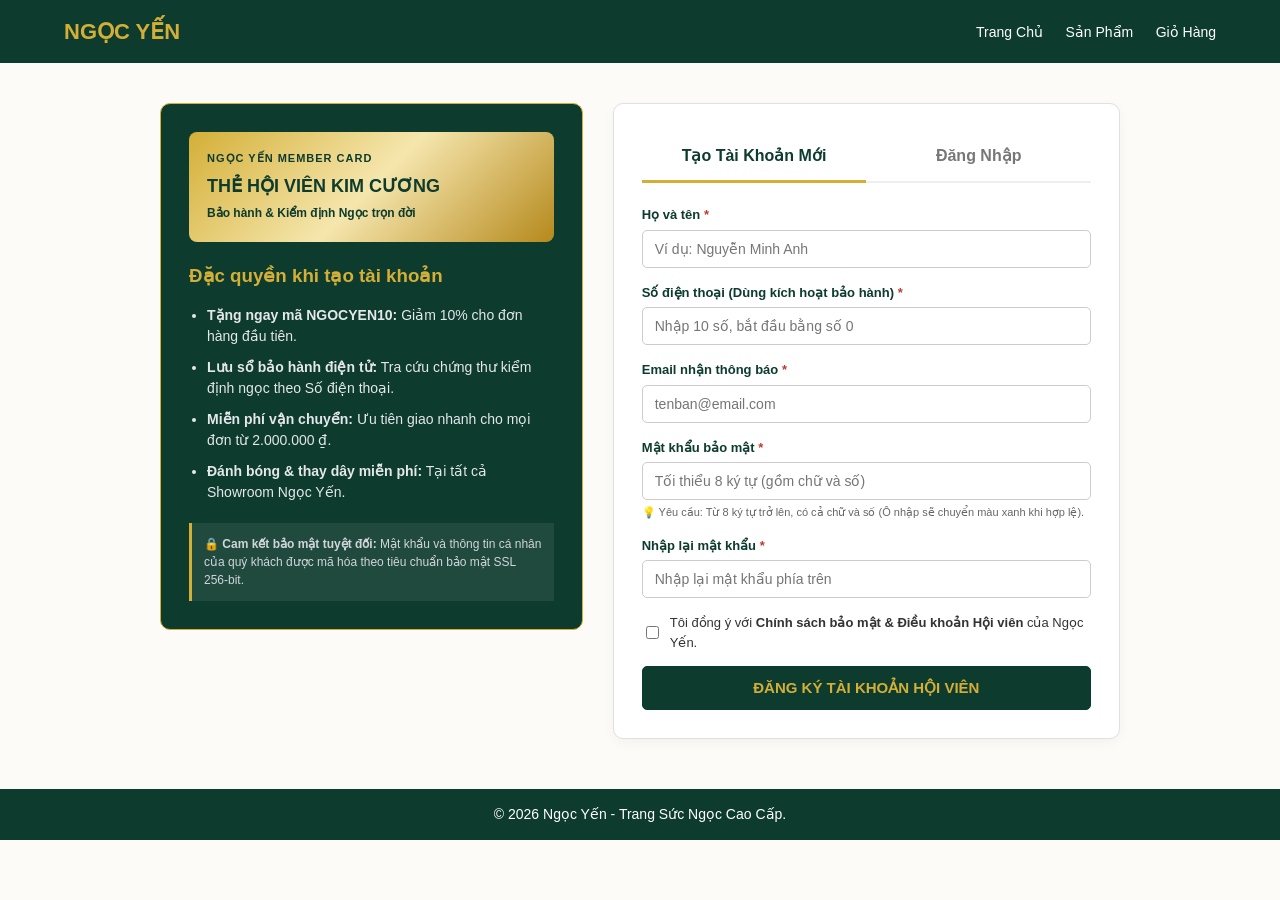
<file: taikhoan.html>
<!DOCTYPE html>
<html lang="vi">
<head>
    <meta charset="UTF-8">
    <meta name="viewport" content="width=device-width, initial-scale=1.0">
    <title>Tài khoản Hội viên - Trang Sức Ngọc Yến</title>
    <style>
        /* =========================================================
           1. CÀI ĐẶT CHUNG & MÀU SẮC THƯƠNG HIỆU
           ========================================================= */
        * { box-sizing: border-box; }
        body {
            margin: 0;
            font-family: Arial, sans-serif;
            background-color: #fcfbf7; /* Nền kem đồng bộ trang chủ */
            color: #333;
            line-height: 1.5;
        }

        /* =========================================================
           2. HEADER & FOOTER
           ========================================================= */
        .header {
            background-color: #0d3b2e; /* Xanh ngọc đậm */
            padding: 15px 5%;
            display: flex;
            justify-content: space-between;
            align-items: center;
        }
        .logo {
            color: #d4af37; /* Vàng ánh kim */
            font-size: 22px;
            font-weight: bold;
            text-decoration: none;
        }
        .menu a {
            color: white;
            text-decoration: none;
            font-size: 14px;
            margin-left: 18px;
        }
        .menu a:hover { color: #d4af37; }

        /* =========================================================
           3. BỐ CỤC 2 CỘT (THẺ HỘI VIÊN & FORM TÀI KHOẢN)
           ========================================================= */
        .container {
            width: 92%;
            max-width: 960px;
            margin: 40px auto;
            display: grid;
            grid-template-columns: 1fr 1.2fr;
            gap: 30px;
            align-items: start;
        }

        /* Cột trái: Khối uy tín & Thẻ VIP */
        .vip-panel {
            background-color: #0d3b2e;
            color: white;
            padding: 28px;
            border-radius: 10px;
            border: 1px solid #d4af37;
        }
        .vip-card {
            background: linear-gradient(135deg, #d4af37 0%, #f5e6ad 50%, #b5891c 100%);
            color: #0d3b2e;
            padding: 18px;
            border-radius: 8px;
            margin-bottom: 20px;
            font-weight: bold;
        }
        .vip-card small {
            display: block;
            font-size: 11px;
            letter-spacing: 1px;
            margin-bottom: 6px;
        }
        .vip-card strong { font-size: 18px; display: block; }
        .benefit-list {
            padding-left: 18px;
            margin: 15px 0;
            font-size: 14px;
            color: #e5e7eb;
        }
        .benefit-list li { margin-bottom: 10px; }
        .security-badge {
            margin-top: 20px;
            padding: 12px;
            background: rgba(255, 255, 255, 0.08);
            border-left: 3px solid #d4af37;
            font-size: 12px;
            color: #d1d5db;
        }

        /* =========================================================
           4. CỘT PHẢI: CHUYỂN TAB ĐĂNG KÝ / ĐĂNG NHẬP BẰNG CSS THUẦN
           ========================================================= */
        .auth-box {
            background: #ffffff;
            border: 1px solid #e0e0e0;
            border-radius: 10px;
            padding: 28px;
            box-shadow: 0 4px 12px rgba(0,0,0,0.04);
        }

        /* Ẩn nút radio gốc, dùng label làm nút bấm chuyển Tab */
        .tab-radio { display: none; }
        .tab-header {
            display: flex;
            border-bottom: 2px solid #eee;
            margin-bottom: 22px;
        }
        .tab-label {
            flex: 1;
            text-align: center;
            padding: 12px;
            font-weight: bold;
            color: #777;
            cursor: pointer;
            border-bottom: 3px solid transparent;
            margin-bottom: -2px;
        }

        /* Khi chọn radio nào thì tô sáng tab đó và hiện form tương ứng */
        #tab-register:checked ~ .tab-header label[for="tab-register"],
        #tab-login:checked ~ .tab-header label[for="tab-login"] {
            color: #0d3b2e;
            border-bottom-color: #d4af37;
        }
        .form-content { display: none; }
        #tab-register:checked ~ #register-form { display: block; }
        #tab-login:checked ~ #login-form { display: block; }

        /* =========================================================
           5. ĐỊNH DẠNG Ô NHẬP & HIỆU ỨNG KIỂM TRA MẬT KHẨU UY TÍN
           ========================================================= */
        .field { margin-bottom: 15px; }
        .field label {
            display: block;
            font-size: 13px;
            font-weight: bold;
            color: #0d3b2e;
            margin-bottom: 5px;
        }
        .required { color: #c0392b; }
        .field input {
            width: 100%;
            padding: 10px 12px;
            border: 1px solid #ccc;
            border-radius: 5px;
            font-size: 14px;
            outline: none;
        }
        .field input:focus { border-color: #0d3b2e; }

        /* Tự động đổi viền xanh khi nhập đúng định dạng (CSS :valid) */
        .field input:not(:placeholder-shown):valid {
            border-color: #16a34a;
            background-color: #f0fdf4;
        }
        .field input:not(:placeholder-shown):invalid {
            border-color: #dc2626;
        }
        .password-hint {
            font-size: 11px;
            color: #666;
            margin-top: 4px;
        }

        .checkbox-row {
            display: flex;
            align-items: center;
            gap: 8px;
            font-size: 13px;
            margin: 14px 0;
        }

        .submit-btn {
            width: 100%;
            padding: 12px;
            background-color: #0d3b2e;
            color: #d4af37;
            font-size: 15px;
            font-weight: bold;
            border: 1px solid #0d3b2e;
            border-radius: 5px;
            cursor: pointer;
        }
        .submit-btn:hover {
            background-color: #d4af37;
            color: #0d3b2e;
        }

        .footer {
            background: #0d3b2e;
            color: white;
            text-align: center;
            padding: 15px;
            font-size: 14px;
            margin-top: 50px;
        }

        /* =========================================================
           6. RESPONSIVE CHO ĐIỆN THOẠI
           ========================================================= */
        @media (max-width: 700px) {
            .container { grid-template-columns: 1fr; }
        }
    </style>
</head>
<body>

    <!-- 1. HEADER -->
    <header class="header">
        <a href="trangchu.html" class="logo">NGỌC YẾN</a>
        <nav class="menu">
            <a href="trangchu.html">Trang Chủ</a>
            <a href="trangchu.html#danh-muc">Sản Phẩm</a>
            <a href="cart.html">Giỏ Hàng</a>
        </nav>
    </header>

    <!-- 2. NỘI DUNG CHÍNH -->
    <main class="container">

        <!-- CỘT TRÁI: THẺ HỘI VIÊN TẠO ĐỘ UY TÍN -->
        <aside class="vip-panel">
            <div class="vip-card">
                <small>NGỌC YẾN MEMBER CARD</small>
                <strong>THẺ HỘI VIÊN KIM CƯƠNG</strong>
                <span style="font-size: 12px;">Bảo hành & Kiểm định Ngọc trọn đời</span>
            </div>

            <h3 style="color: #d4af37; margin: 0 0 10px;">Đặc quyền khi tạo tài khoản</h3>
            <ul class="benefit-list">
                <li><strong>Tặng ngay mã NGOCYEN10:</strong> Giảm 10% cho đơn hàng đầu tiên.</li>
                <li><strong>Lưu sổ bảo hành điện tử:</strong> Tra cứu chứng thư kiểm định ngọc theo Số điện thoại.</li>
                <li><strong>Miễn phí vận chuyển:</strong> Ưu tiên giao nhanh cho mọi đơn từ 2.000.000 ₫.</li>
                <li><strong>Đánh bóng & thay dây miễn phí:</strong> Tại tất cả Showroom Ngọc Yến.</li>
            </ul>

            <div class="security-badge">
                🔒 <strong>Cam kết bảo mật tuyệt đối:</strong> Mật khẩu và thông tin cá nhân của quý khách được mã hóa theo tiêu chuẩn bảo mật SSL 256-bit.
            </div>
        </aside>

        <!-- CỘT PHẢI: KHUNG ĐĂNG KÝ / ĐĂNG NHẬP -->
        <section class="auth-box">
            <!-- Hai nút radio ẩn điều khiển việc lật tab bằng CSS -->
            <input type="radio" name="auth-tab" id="tab-register" class="tab-radio" checked>
            <input type="radio" name="auth-tab" id="tab-login" class="tab-radio">

            <!-- Thanh tiêu đề 2 Tab -->
            <div class="tab-header">
                <label for="tab-register" class="tab-label">Tạo Tài Khoản Mới</label>
                <label for="tab-login" class="tab-label">Đăng Nhập</label>
            </div>

            <!-- FORM 1: TẠO TÀI KHOẢN (MẶC ĐỊNH HIỂN THỊ) -->
            <!-- action="trangchu.html" giúp sau khi nhập đúng sẽ chuyển về Trang chủ -->
            <form id="register-form" class="form-content" action="trangchu.html">
                <div class="field">
                    <label for="reg-name">Họ và tên <span class="required">*</span></label>
                    <input id="reg-name" type="text" placeholder="Ví dụ: Nguyễn Minh Anh" required>
                </div>

                <div class="field">
                    <label for="reg-phone">Số điện thoại (Dùng kích hoạt bảo hành) <span class="required">*</span></label>
                    <input id="reg-phone" type="tel" placeholder="Nhập 10 số, bắt đầu bằng số 0" pattern="0[0-9]{9}" title="Vui lòng nhập đúng 10 chữ số điện thoại bắt đầu bằng số 0" required>
                </div>

                <div class="field">
                    <label for="reg-email">Email nhận thông báo <span class="required">*</span></label>
                    <input id="reg-email" type="email" placeholder="tenban@email.com" required>
                </div>

                <div class="field">
                    <label for="reg-pass">Mật khẩu bảo mật <span class="required">*</span></label>
                    <input id="reg-pass" type="password" placeholder="Tối thiểu 8 ký tự (gồm chữ và số)" minlength="8" pattern="(?=.*[A-Za-z])(?=.*[0-9]).{8,}" title="Mật khẩu cần ít nhất 8 ký tự, bao gồm cả chữ cái và chữ số" required>
                    <p class="password-hint">💡 Yêu cầu: Từ 8 ký tự trở lên, có cả chữ và số (Ô nhập sẽ chuyển màu xanh khi hợp lệ).</p>
                </div>

                <div class="field">
                    <label for="reg-repass">Nhập lại mật khẩu <span class="required">*</span></label>
                    <input id="reg-repass" type="password" placeholder="Nhập lại mật khẩu phía trên" minlength="8" required>
                </div>

                <label class="checkbox-row">
                    <input type="checkbox" required>
                    <span>Tôi đồng ý với <strong>Chính sách bảo mật & Điều khoản Hội viên</strong> của Ngọc Yến.</span>
                </label>

                <button type="submit" class="submit-btn">ĐĂNG KÝ TÀI KHOẢN HỘI VIÊN</button>
            </form>

            <!-- FORM 2: ĐĂNG NHẬP -->
            <form id="login-form" class="form-content" action="trangchu.html">
                <div class="field">
                    <label for="login-user">Email hoặc Số điện thoại <span class="required">*</span></label>
                    <input id="login-user" type="text" placeholder="Nhập SĐT hoặc Email đã đăng ký" required>
                </div>

                <div class="field">
                    <label for="login-pass">Mật khẩu <span class="required">*</span></label>
                    <input id="login-pass" type="password" placeholder="Nhập mật khẩu của bạn" minlength="8" required>
                </div>

                <div style="display: flex; justify-content: space-between; align-items: center; font-size: 13px; margin: 14px 0;">
                    <label style="display: flex; align-items: center; gap: 6px;">
                        <input type="checkbox" checked> Ghi nhớ đăng nhập
                    </label>
                    <a href="#quen-mat-khau" style="color: #0d3b2e; font-weight: bold; text-decoration: none;">Quên mật khẩu?</a>
                </div>

                <button type="submit" class="submit-btn">ĐĂNG NHẬP NGAY</button>

                <!-- Khối mở rộng Quên mật khẩu bằng thẻ details thuần HTML5 -->
                <details style="margin-top: 16px; font-size: 13px; background: #fcfbf7; padding: 10px; border: 1px solid #e0e0e0; border-radius: 5px;">
                    <summary style="cursor: pointer; font-weight: bold; color: #0d3b2e;">Hướng dẫn lấy lại mật khẩu</summary>
                    <p style="margin: 8px 0 0; color: #555;">Vui lòng liên hệ Hotline CSKH <strong>0909 123 456</strong> hoặc nhắn tin qua Zalo chính thức để nhận mã OTP cấp lại mật khẩu trong 30 giây.</p>
                </details>
            </form>
        </section>

    </main>

    <!-- 3. FOOTER -->
    <footer class="footer">
        &copy; 2026 Ngọc Yến - Trang Sức Ngọc Cao Cấp.
    </footer>

</body>
</html>
</file>
